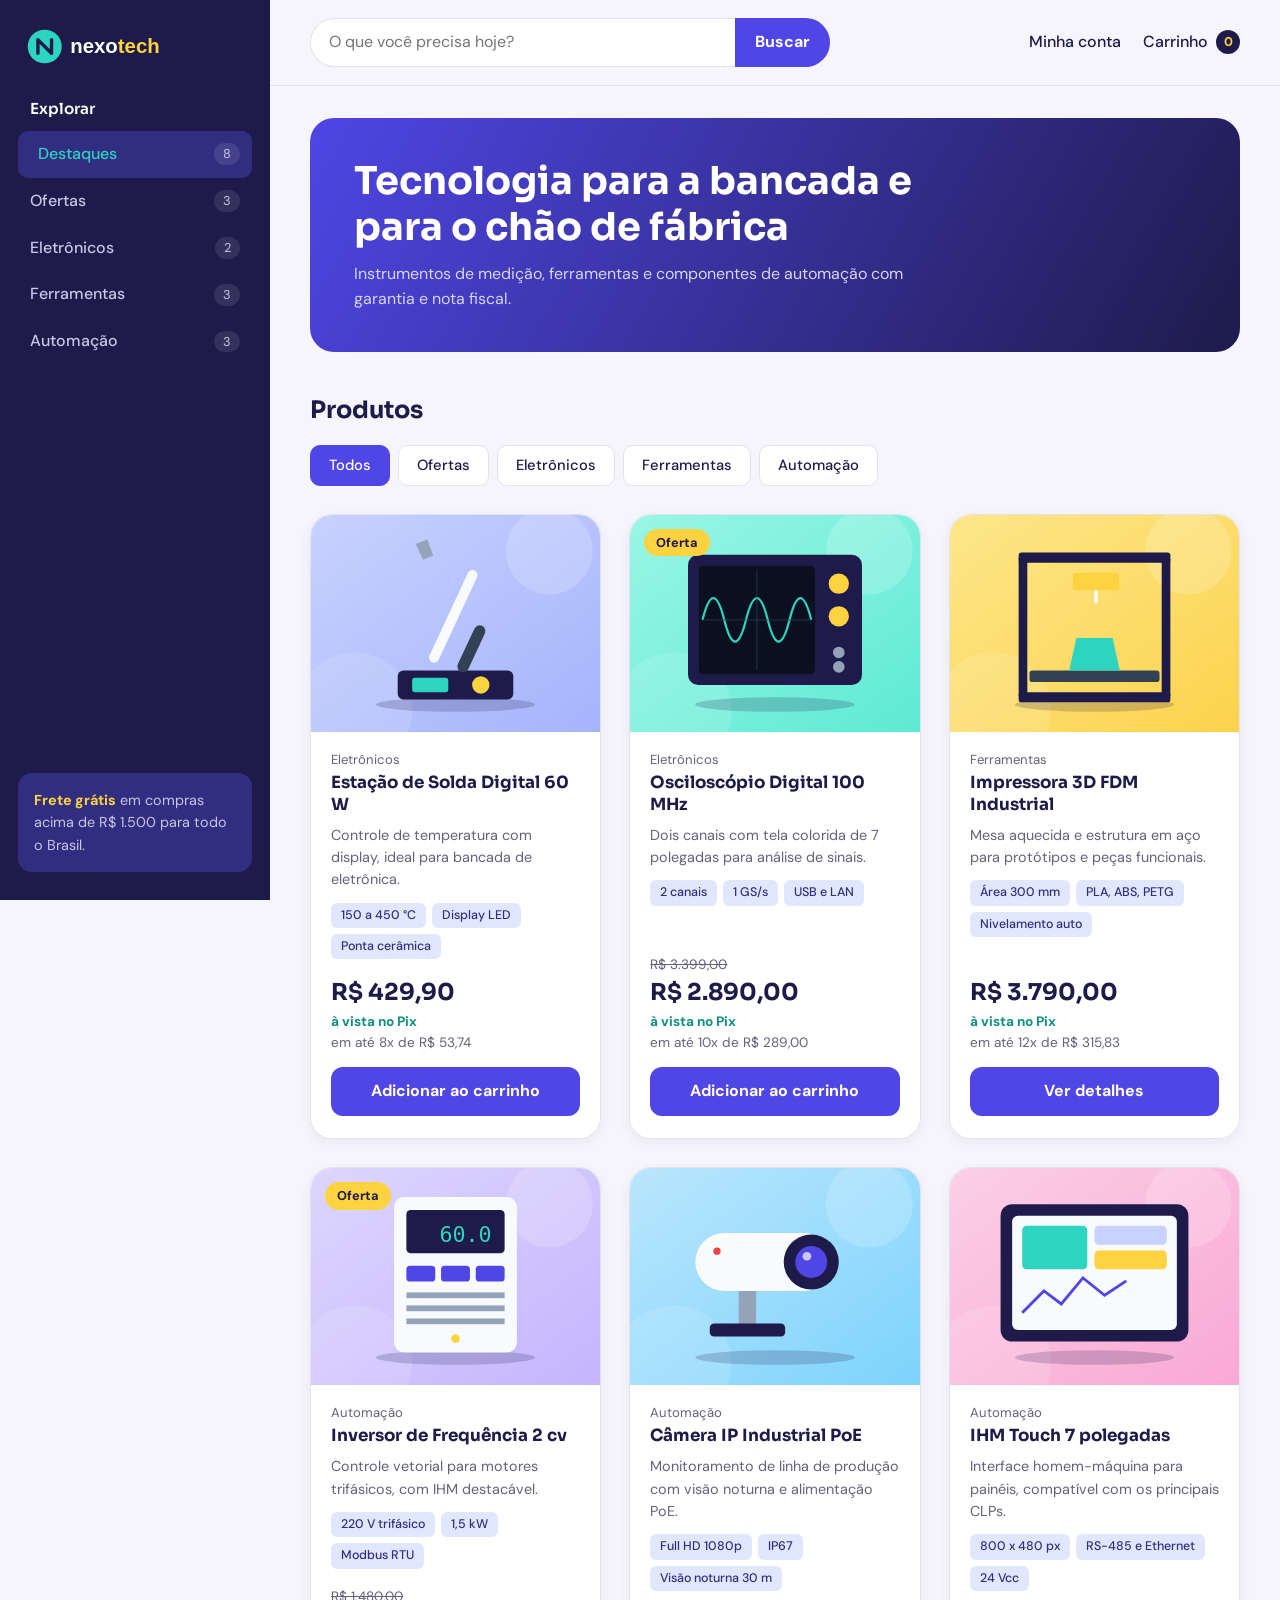
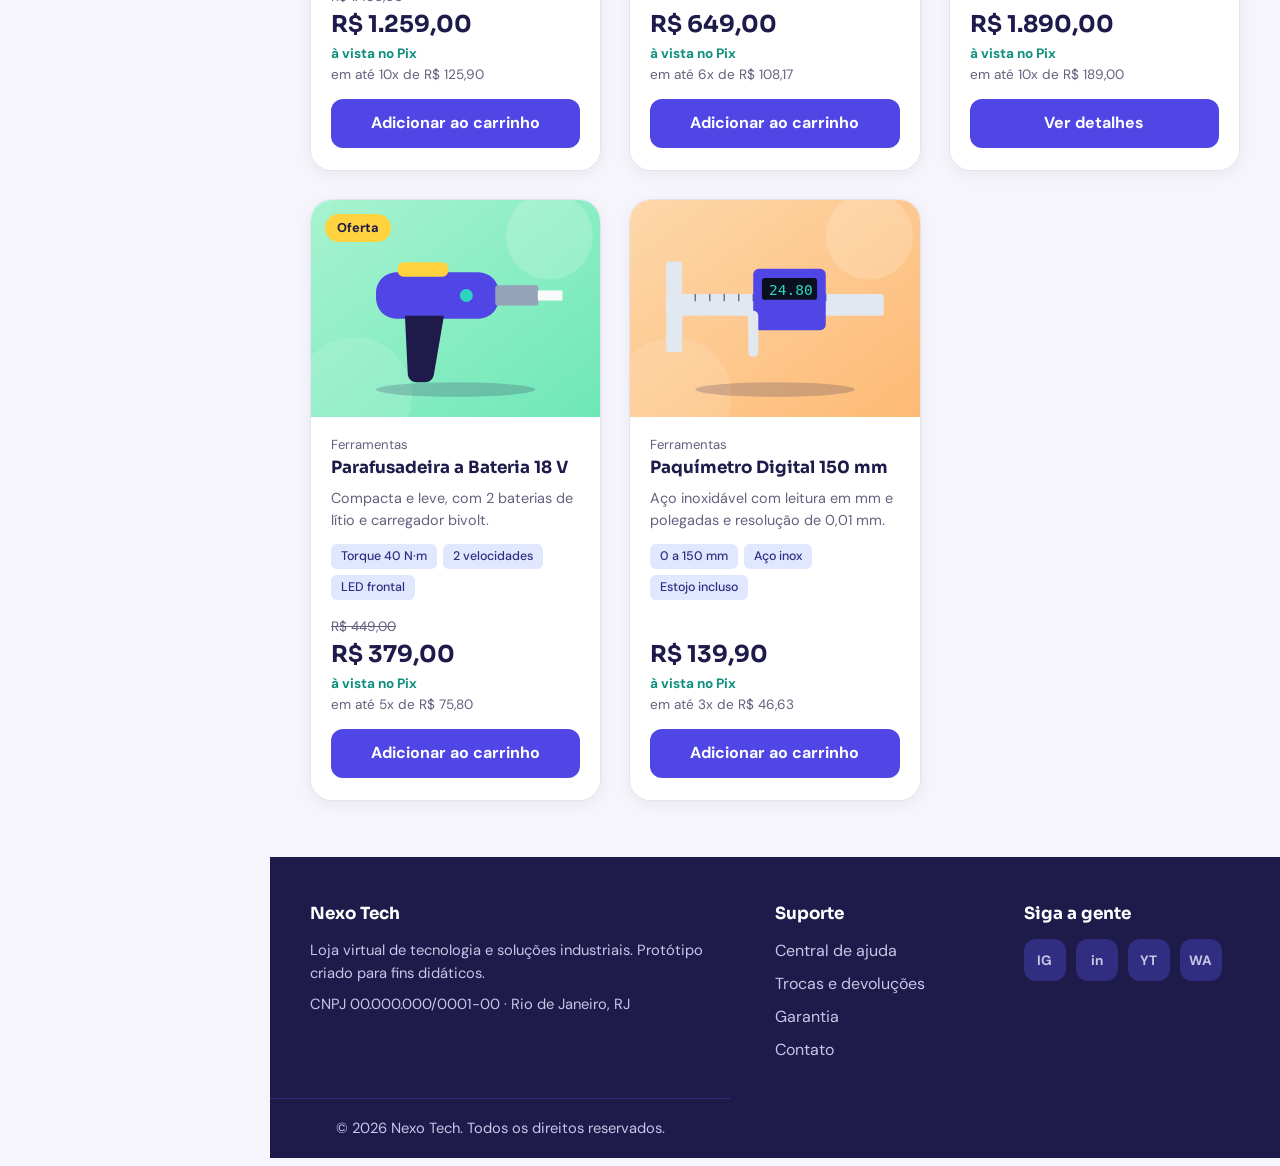
<file: index.html>
<!DOCTYPE html>
<html lang="pt-BR">
<head>
  <meta charset="UTF-8">
  <meta name="viewport" content="width=device-width, initial-scale=1.0">
  <title>Nexo Tech | Loja de tecnologia e automação industrial</title>
  <meta name="description" content="Eletrônicos, ferramentas e automação para a indústria.">

  <!-- Fontes: Sora (títulos) e DM Sans (texto) -->
  <link rel="preconnect" href="https://fonts.googleapis.com">
  <link rel="preconnect" href="https://fonts.gstatic.com" crossorigin>
  <link href="https://fonts.googleapis.com/css2?family=DM+Sans:wght@400;500;700&family=Sora:wght@600;700&display=swap" rel="stylesheet">

  <link rel="stylesheet" href="style.css">
</head>
<body>
  <div class="app">

    <!-- ============ MENU LATERAL (fixo à esquerda) ============ -->
    <aside class="lateral">
      <a class="lateral__logo" href="index.html" aria-label="Nexo Tech - página inicial">
        <img src="assets/img/logo.svg" alt="Nexo Tech" width="170" height="37">
      </a>

      <nav aria-label="Categorias de produtos">
        <h2 class="lateral__titulo">Explorar</h2>
        <ul class="lateral__lista">
          <li><a href="#vitrine" class="ativo">Destaques</a><span>8</span></li>
          <li><a href="#vitrine">Ofertas</a><span>3</span></li>
          <li><a href="#vitrine">Eletrônicos</a><span>2</span></li>
          <li><a href="#vitrine">Ferramentas</a><span>3</span></li>
          <li><a href="#vitrine">Automação</a><span>3</span></li>
        </ul>
      </nav>

      <div class="lateral__aviso">
        <p><strong>Frete grátis</strong> em compras acima de R$ 1.500 para todo o Brasil.</p>
      </div>
    </aside>

    <div class="conteudo">

      <!-- ============ CABEÇALHO ============ -->
      <header class="topo">
        <form class="topo__busca" role="search" onsubmit="return false">
          <label class="sr-only" for="busca">Buscar produtos</label>
          <input id="busca" type="search" placeholder="O que você precisa hoje?">
          <button type="submit" class="btn btn--busca">Buscar</button>
        </form>
        <nav class="topo__acoes" aria-label="Conta e carrinho">
          <a href="#">Minha conta</a>
          <a href="#" class="topo__carrinho">Carrinho <span class="topo__contador">0</span></a>
        </nav>
      </header>

      <!-- ============ ÁREA PRINCIPAL ============ -->
      <main class="principal" id="vitrine">

        <!-- Banner de apresentação -->
        <section class="destaque" aria-labelledby="titulo-vitrine">
          <h1 id="titulo-vitrine">Tecnologia para a bancada e para o chão de fábrica</h1>
          <p>Instrumentos de medição, ferramentas e componentes de automação com garantia e nota fiscal.</p>
        </section>

        <section class="vitrine" aria-labelledby="titulo-produtos">
          <h2 id="titulo-produtos" class="vitrine__titulo">Produtos</h2>

          <!-- Filtros rápidos (CSS puro: radios + labels) -->
          <input class="filtro-radio" type="radio" name="filtro" id="f-todos" checked>
          <input class="filtro-radio" type="radio" name="filtro" id="f-ofertas">
          <input class="filtro-radio" type="radio" name="filtro" id="f-eletronicos">
          <input class="filtro-radio" type="radio" name="filtro" id="f-ferramentas">
          <input class="filtro-radio" type="radio" name="filtro" id="f-automacao">

          <div class="filtros" role="group" aria-label="Filtros rápidos">
            <label for="f-todos">Todos</label>
            <label for="f-ofertas">Ofertas</label>
            <label for="f-eletronicos">Eletrônicos</label>
            <label for="f-ferramentas">Ferramentas</label>
            <label for="f-automacao">Automação</label>
          </div>

          <!-- Grade de produtos -->
          <div class="grade">

        <!-- Card: Estação de Solda Digital 60 W -->
        <article class="card" data-categoria="eletronicos">
          <img class="card__img" src="assets/img/solda.svg" alt="Estação de Solda Digital 60 W" width="400" height="300" loading="lazy">
          <div class="card__corpo">
            <p class="card__categoria">Eletrônicos</p>
            <h3 class="card__titulo">Estação de Solda Digital 60 W</h3>
            <p class="card__desc">Controle de temperatura com display, ideal para bancada de eletrônica.</p>
            <ul class="card__specs">
            <li>150 a 450 °C</li>
            <li>Display LED</li>
            <li>Ponta cerâmica</li>
            </ul>
            <div class="card__preco">
              <strong>R$ 429,90</strong>
              <span class="card__avista">à vista no Pix</span>
              <span class="card__parcela">em até 8x de R$ 53,74</span>
            </div>
            <button class="btn" type="button">Adicionar ao carrinho</button>
          </div>
        </article>

        <!-- Card: Osciloscópio Digital 100 MHz -->
        <article class="card oferta" data-categoria="eletronicos">
          <span class="card__selo">Oferta</span>
          <img class="card__img" src="assets/img/osciloscopio.svg" alt="Osciloscópio Digital 100 MHz" width="400" height="300" loading="lazy">
          <div class="card__corpo">
            <p class="card__categoria">Eletrônicos</p>
            <h3 class="card__titulo">Osciloscópio Digital 100 MHz</h3>
            <p class="card__desc">Dois canais com tela colorida de 7 polegadas para análise de sinais.</p>
            <ul class="card__specs">
            <li>2 canais</li>
            <li>1 GS/s</li>
            <li>USB e LAN</li>
            </ul>
            <div class="card__preco">
              <s class="card__antigo">R$ 3.399,00</s>
            <strong>R$ 2.890,00</strong>
              <span class="card__avista">à vista no Pix</span>
              <span class="card__parcela">em até 10x de R$ 289,00</span>
            </div>
            <button class="btn" type="button">Adicionar ao carrinho</button>
          </div>
        </article>

        <!-- Card: Impressora 3D FDM Industrial -->
        <article class="card" data-categoria="ferramentas">
          <img class="card__img" src="assets/img/impressora3d.svg" alt="Impressora 3D FDM Industrial" width="400" height="300" loading="lazy">
          <div class="card__corpo">
            <p class="card__categoria">Ferramentas</p>
            <h3 class="card__titulo">Impressora 3D FDM Industrial</h3>
            <p class="card__desc">Mesa aquecida e estrutura em aço para protótipos e peças funcionais.</p>
            <ul class="card__specs">
            <li>Área 300 mm</li>
            <li>PLA, ABS, PETG</li>
            <li>Nivelamento auto</li>
            </ul>
            <div class="card__preco">
              <strong>R$ 3.790,00</strong>
              <span class="card__avista">à vista no Pix</span>
              <span class="card__parcela">em até 12x de R$ 315,83</span>
            </div>
            <button class="btn" type="button">Ver detalhes</button>
          </div>
        </article>

        <!-- Card: Inversor de Frequência 2 cv -->
        <article class="card oferta" data-categoria="automacao">
          <span class="card__selo">Oferta</span>
          <img class="card__img" src="assets/img/inversor.svg" alt="Inversor de Frequência 2 cv" width="400" height="300" loading="lazy">
          <div class="card__corpo">
            <p class="card__categoria">Automação</p>
            <h3 class="card__titulo">Inversor de Frequência 2 cv</h3>
            <p class="card__desc">Controle vetorial para motores trifásicos, com IHM destacável.</p>
            <ul class="card__specs">
            <li>220 V trifásico</li>
            <li>1,5 kW</li>
            <li>Modbus RTU</li>
            </ul>
            <div class="card__preco">
              <s class="card__antigo">R$ 1.480,00</s>
            <strong>R$ 1.259,00</strong>
              <span class="card__avista">à vista no Pix</span>
              <span class="card__parcela">em até 10x de R$ 125,90</span>
            </div>
            <button class="btn" type="button">Adicionar ao carrinho</button>
          </div>
        </article>

        <!-- Card: Câmera IP Industrial PoE -->
        <article class="card" data-categoria="automacao">
          <img class="card__img" src="assets/img/camera.svg" alt="Câmera IP Industrial PoE" width="400" height="300" loading="lazy">
          <div class="card__corpo">
            <p class="card__categoria">Automação</p>
            <h3 class="card__titulo">Câmera IP Industrial PoE</h3>
            <p class="card__desc">Monitoramento de linha de produção com visão noturna e alimentação PoE.</p>
            <ul class="card__specs">
            <li>Full HD 1080p</li>
            <li>IP67</li>
            <li>Visão noturna 30 m</li>
            </ul>
            <div class="card__preco">
              <strong>R$ 649,00</strong>
              <span class="card__avista">à vista no Pix</span>
              <span class="card__parcela">em até 6x de R$ 108,17</span>
            </div>
            <button class="btn" type="button">Adicionar ao carrinho</button>
          </div>
        </article>

        <!-- Card: IHM Touch 7 polegadas -->
        <article class="card" data-categoria="automacao">
          <img class="card__img" src="assets/img/ihm.svg" alt="IHM Touch 7 polegadas" width="400" height="300" loading="lazy">
          <div class="card__corpo">
            <p class="card__categoria">Automação</p>
            <h3 class="card__titulo">IHM Touch 7 polegadas</h3>
            <p class="card__desc">Interface homem-máquina para painéis, compatível com os principais CLPs.</p>
            <ul class="card__specs">
            <li>800 x 480 px</li>
            <li>RS-485 e Ethernet</li>
            <li>24 Vcc</li>
            </ul>
            <div class="card__preco">
              <strong>R$ 1.890,00</strong>
              <span class="card__avista">à vista no Pix</span>
              <span class="card__parcela">em até 10x de R$ 189,00</span>
            </div>
            <button class="btn" type="button">Ver detalhes</button>
          </div>
        </article>

        <!-- Card: Parafusadeira a Bateria 18 V -->
        <article class="card oferta" data-categoria="ferramentas">
          <span class="card__selo">Oferta</span>
          <img class="card__img" src="assets/img/parafusadeira.svg" alt="Parafusadeira a Bateria 18 V" width="400" height="300" loading="lazy">
          <div class="card__corpo">
            <p class="card__categoria">Ferramentas</p>
            <h3 class="card__titulo">Parafusadeira a Bateria 18 V</h3>
            <p class="card__desc">Compacta e leve, com 2 baterias de lítio e carregador bivolt.</p>
            <ul class="card__specs">
            <li>Torque 40 N·m</li>
            <li>2 velocidades</li>
            <li>LED frontal</li>
            </ul>
            <div class="card__preco">
              <s class="card__antigo">R$ 449,00</s>
            <strong>R$ 379,00</strong>
              <span class="card__avista">à vista no Pix</span>
              <span class="card__parcela">em até 5x de R$ 75,80</span>
            </div>
            <button class="btn" type="button">Adicionar ao carrinho</button>
          </div>
        </article>

        <!-- Card: Paquímetro Digital 150 mm -->
        <article class="card" data-categoria="ferramentas">
          <img class="card__img" src="assets/img/paquimetro.svg" alt="Paquímetro Digital 150 mm" width="400" height="300" loading="lazy">
          <div class="card__corpo">
            <p class="card__categoria">Ferramentas</p>
            <h3 class="card__titulo">Paquímetro Digital 150 mm</h3>
            <p class="card__desc">Aço inoxidável com leitura em mm e polegadas e resolução de 0,01 mm.</p>
            <ul class="card__specs">
            <li>0 a 150 mm</li>
            <li>Aço inox</li>
            <li>Estojo incluso</li>
            </ul>
            <div class="card__preco">
              <strong>R$ 139,90</strong>
              <span class="card__avista">à vista no Pix</span>
              <span class="card__parcela">em até 3x de R$ 46,63</span>
            </div>
            <button class="btn" type="button">Adicionar ao carrinho</button>
          </div>
        </article>
          </div>
        </section>
      </main>

      <!-- ============ RODAPÉ ============ -->
      <footer class="rodape">
        <div class="rodape__colunas">
          <section>
            <h2>Nexo Tech</h2>
            <p>Loja virtual de tecnologia e soluções industriais. Protótipo criado para fins didáticos.</p>
            <p>CNPJ 00.000.000/0001-00 · Rio de Janeiro, RJ</p>
          </section>
          <nav aria-label="Suporte">
            <h2>Suporte</h2>
            <ul>
              <li><a href="#">Central de ajuda</a></li>
              <li><a href="#">Trocas e devoluções</a></li>
              <li><a href="#">Garantia</a></li>
              <li><a href="#">Contato</a></li>
            </ul>
          </nav>
          <nav aria-label="Redes sociais">
            <h2>Siga a gente</h2>
            <ul class="rodape__redes">
              <li><a href="#" aria-label="Instagram">IG</a></li>
              <li><a href="#" aria-label="LinkedIn">in</a></li>
              <li><a href="#" aria-label="YouTube">YT</a></li>
              <li><a href="#" aria-label="WhatsApp">WA</a></li>
            </ul>
          </nav>
        </div>
        <p class="rodape__direitos">&copy; 2026 Nexo Tech. Todos os direitos reservados.</p>
      </footer>
    </div>
  </div>
</body>
</html>
</file>
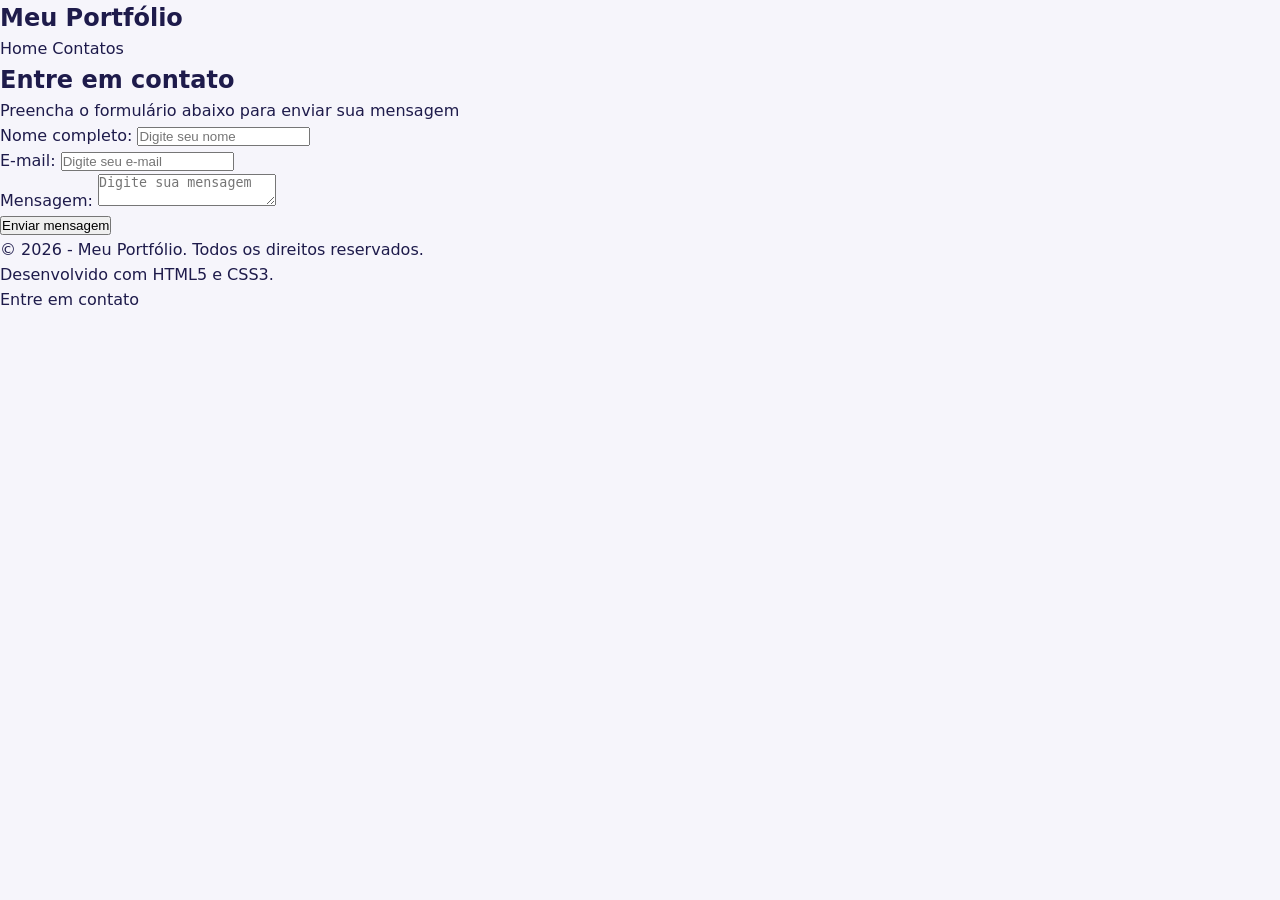
<file: contato.html>
<!DOCTYPE html>
<html lang="pt-BR">
<head>
    <meta charset="UTF-8">
    <meta name="viewport" content="width=device-width, initial-scale=1.0">
    <title>Meu Portfólio - Contato</title>
    <link rel="stylesheet" href="style.css">
</head>
<body>

    <header>
        <h2>Meu Portfólio</h2>
        <nav>
            <a href="index.html">Home</a>
            <a href="contato.html">Contatos</a>
        </nav>
    </header>

    <main>
        <section class="form-card">
            <h2>Entre em contato</h2>
            <p>Preencha o formulário abaixo para enviar sua mensagem</p>

            <form action="#" method="POST">
                <div class="form-group">
                    <label for="nome">Nome completo:</label>
                    <input type="text" id="nome" name="nome" placeholder="Digite seu nome" required>
                </div>

                <div class="form-group">
                    <label for="email">E-mail:</label>
                    <input type="email" id="email" name="email" placeholder="Digite seu e-mail" required>
                </div>

                <div class="form-group">
                    <label for="mensagem">Mensagem:</label>
                    <textarea id="mensagem" name="mensagem" placeholder="Digite sua mensagem" required></textarea>
                </div>

                <button type="submit" class="btn-submit">Enviar mensagem</button>
            </form>
        </section>
    </main>

    <footer>
        <p>&copy; 2026 - Meu Portfólio. Todos os direitos reservados.</p>
        <p>Desenvolvido com HTML5 e CSS3.</p>
        <p><a href="contato.html">Entre em contato</a></p>
    </footer>

</body>
</html>
</file>
<file: style.css>
/* =========================================================
   Nexo Tech - Folha de estilos da Home (modelo 2)
   Tema claro com menu lateral índigo fixo e acentos em turquesa e amarelo
   ========================================================= */

/* ---------- 1. Variáveis e reset ---------- */
:root {
  --indigo-900: #1E1B4B;  /* menu lateral e rodapé */
  --indigo-700: #312E81;
  --indigo-500: #4F46E5;  /* cor de ação */
  --indigo-100: #E0E7FF;
  --turquesa:   #2DD4BF;
  --amarelo:    #FFD23F;
  --fundo:      #F6F5FB;
  --branco:     #FFFFFF;
  --texto:      #1E1B4B;
  --suave:      #64607F;
  --linha:      #E4E2F0;

  --fonte-texto: "DM Sans", system-ui, sans-serif;
  --fonte-titulo: "Sora", system-ui, sans-serif;
  --transicao: 0.25s ease;
}

*, *::before, *::after { box-sizing: border-box; margin: 0; padding: 0; }
html { scroll-behavior: smooth; }
body { font-family: var(--fonte-texto); color: var(--texto); background: var(--fundo); line-height: 1.55; }
img { display: block; max-width: 100%; height: auto; }
ul { list-style: none; }
a { color: inherit; text-decoration: none; }
:focus-visible { outline: 3px solid var(--indigo-500); outline-offset: 2px; }
.sr-only { position: absolute; width: 1px; height: 1px; overflow: hidden; clip: rect(0 0 0 0); white-space: nowrap; }

/* ---------- 2. Estrutura geral (Grid: menu fixo + conteúdo) ---------- */
.app { display: grid; grid-template-columns: 270px 1fr; min-height: 100vh; }

/* ---------- 3. Menu lateral ---------- */
.lateral {
  position: sticky; top: 0; height: 100vh;
  display: flex; flex-direction: column; gap: 32px;
  padding: 28px 18px;
  background: var(--indigo-900);
  color: #C7C6E6;
}
.lateral__logo { padding: 0 8px; }
.lateral__titulo { font-family: var(--fonte-titulo); font-size: 0.95rem; font-weight: 600; color: #fff; padding: 0 12px 10px; }

.lateral__lista li { display: flex; align-items: center; justify-content: space-between; border-radius: 10px; transition: background var(--transicao); }
.lateral__lista a { flex: 1; padding: 11px 12px; font-weight: 500; transition: color var(--transicao), padding-left var(--transicao); }
.lateral__lista span { margin-right: 12px; font-size: 0.8rem; padding: 1px 9px; border-radius: 999px; background: rgba(255,255,255,0.1); }

/* Efeito hover nos links do menu */
.lateral__lista li:hover, .lateral__lista li:has(.ativo) { background: var(--indigo-700); }
.lateral__lista a:hover, .lateral__lista a.ativo { color: var(--turquesa); padding-left: 20px; }

.lateral__aviso { margin-top: auto; padding: 16px; border-radius: 14px; background: var(--indigo-700); font-size: 0.9rem; }
.lateral__aviso strong { color: var(--amarelo); }

/* ---------- 4. Cabeçalho ---------- */
.topo {
  display: flex; align-items: center; justify-content: space-between; gap: 20px;
  padding: 18px 40px;
  background: rgba(246,245,251,0.92); backdrop-filter: blur(8px);
  border-bottom: 1px solid var(--linha);
  position: sticky; top: 0; z-index: 10;
}
.topo__busca { display: flex; flex: 1; max-width: 520px; }
.topo__busca input {
  flex: 1; padding: 11px 18px; font: inherit;
  border: 1px solid var(--linha); border-right: 0; border-radius: 999px 0 0 999px; background: var(--branco);
  transition: border-color var(--transicao);
}
.topo__busca input:focus { outline: none; border-color: var(--indigo-500); }
.topo__acoes { display: flex; align-items: center; gap: 22px; font-weight: 500; }
.topo__acoes a { transition: color var(--transicao); }
.topo__acoes a:hover { color: var(--indigo-500); }
.topo__carrinho { display: flex; align-items: center; gap: 8px; }
.topo__contador { min-width: 24px; height: 24px; padding: 0 7px; display: inline-grid; place-items: center; background: var(--indigo-900); color: var(--amarelo); border-radius: 12px; font-size: 0.8rem; font-weight: 700; }

/* ---------- 5. Área principal ---------- */
.principal { padding: 32px 40px 8px; max-width: 1240px; width: 100%; margin: 0 auto; }

.destaque {
  padding: 40px 44px; border-radius: 24px; margin-bottom: 40px;
  background: linear-gradient(120deg, var(--indigo-500), var(--indigo-900));
  color: #fff;
}
.destaque h1 { font-family: var(--fonte-titulo); font-size: clamp(1.6rem, 3.2vw, 2.4rem); line-height: 1.2; max-width: 22ch; margin-bottom: 12px; }
.destaque p { max-width: 52ch; color: #D6D5F5; }

.vitrine__titulo { font-family: var(--fonte-titulo); font-size: 1.5rem; margin-bottom: 16px; }

/* ---------- 6. Filtros rápidos ---------- */
.filtro-radio { position: absolute; opacity: 0; pointer-events: none; }
.filtros { display: flex; flex-wrap: wrap; gap: 8px; margin-bottom: 28px; }
.filtros label {
  padding: 8px 18px; border-radius: 10px; cursor: pointer;
  background: var(--branco); border: 1px solid var(--linha);
  font-weight: 500; font-size: 0.92rem;
  transition: background var(--transicao), color var(--transicao), border-color var(--transicao);
}
.filtros label:hover { border-color: var(--indigo-500); color: var(--indigo-500); }

#f-todos:checked ~ .filtros label[for="f-todos"],
#f-ofertas:checked ~ .filtros label[for="f-ofertas"],
#f-eletronicos:checked ~ .filtros label[for="f-eletronicos"],
#f-ferramentas:checked ~ .filtros label[for="f-ferramentas"],
#f-automacao:checked ~ .filtros label[for="f-automacao"] { background: var(--indigo-500); border-color: var(--indigo-500); color: #fff; }

/* Lógica dos filtros: esconde o que não corresponde */
#f-ofertas:checked     ~ .grade .card:not(.oferta)                        { display: none; }
#f-eletronicos:checked ~ .grade .card:not([data-categoria="eletronicos"]) { display: none; }
#f-ferramentas:checked ~ .grade .card:not([data-categoria="ferramentas"]) { display: none; }
#f-automacao:checked   ~ .grade .card:not([data-categoria="automacao"])   { display: none; }

/* ---------- 7. Grade de produtos ---------- */
.grade { display: grid; grid-template-columns: repeat(auto-fill, minmax(260px, 1fr)); gap: 28px; }

/* ---------- 8. Cards ---------- */
.card {
  position: relative; display: flex; flex-direction: column; overflow: hidden;
  background: var(--branco); border: 1px solid var(--linha); border-radius: 22px;
  box-shadow: 0 4px 14px rgba(30,27,75,0.06);
  transition: transform var(--transicao), box-shadow var(--transicao), border-color var(--transicao);
}
/* Elevação no hover */
.card:hover { transform: translateY(-8px); box-shadow: 0 22px 40px rgba(30,27,75,0.16); border-color: var(--indigo-500); }

.card__img { width: 100%; aspect-ratio: 4 / 3; object-fit: cover; transition: transform 0.45s ease; }
.card:hover .card__img { transform: scale(1.06); }
.card { isolation: isolate; }
.card__corpo { position: relative; z-index: 1; display: flex; flex-direction: column; flex: 1; padding: 18px 20px 22px; background: var(--branco); }

.card__selo { position: absolute; top: 14px; left: 14px; z-index: 2; padding: 4px 12px; border-radius: 999px; background: var(--amarelo); color: var(--indigo-900); font-size: 0.8rem; font-weight: 700; }
.card__categoria { font-size: 0.82rem; color: var(--suave); }
.card__titulo { font-family: var(--fonte-titulo); font-size: 1.05rem; line-height: 1.3; margin: 2px 0 8px; }
.card__desc { font-size: 0.9rem; color: var(--suave); margin-bottom: 12px; }

.card__specs { display: flex; flex-wrap: wrap; gap: 6px; margin-bottom: 16px; }
.card__specs li { padding: 3px 10px; border-radius: 6px; background: var(--indigo-100); color: var(--indigo-700); font-size: 0.78rem; font-weight: 500; }

.card__preco { margin-top: auto; display: flex; flex-direction: column; margin-bottom: 14px; }
.card__antigo { color: var(--suave); font-size: 0.85rem; }
.card__preco strong { font-family: var(--fonte-titulo); font-size: 1.45rem; }
.card__avista { color: #0F8F7E; font-weight: 700; font-size: 0.85rem; }
.card__parcela { color: var(--suave); font-size: 0.85rem; }

/* ---------- 9. Botões ---------- */
.btn {
  padding: 12px 20px; border: 0; border-radius: 12px; cursor: pointer;
  background: var(--indigo-500); color: #fff; font: inherit; font-weight: 700;
  transition: background var(--transicao), color var(--transicao), transform var(--transicao);
}
.btn:hover { background: var(--amarelo); color: var(--indigo-900); transform: translateY(-2px); }
.btn:active { transform: translateY(0); }
.btn--busca { border-radius: 0 999px 999px 0; }

/* ---------- 10. Rodapé ---------- */
.rodape { margin-top: 48px; background: var(--indigo-900); color: #C7C6E6; }
.rodape__colunas { display: grid; grid-template-columns: 2fr 1fr 1fr; gap: 32px; padding: 44px 40px 28px; max-width: 1240px; margin: 0 auto; }
.rodape h2 { font-family: var(--fonte-titulo); font-size: 1.05rem; color: #fff; margin-bottom: 12px; }
.rodape p { font-size: 0.92rem; margin-bottom: 8px; max-width: 46ch; }
.rodape li { margin-bottom: 8px; }
.rodape a { transition: color var(--transicao); }
.rodape a:hover { color: var(--turquesa); }
.rodape__redes { display: flex; gap: 10px; }
.rodape__redes a { display: grid; place-items: center; width: 42px; height: 42px; border-radius: 12px; background: var(--indigo-700); font-weight: 700; font-size: 0.85rem; transition: background var(--transicao), color var(--transicao), transform var(--transicao); }
.rodape__redes a:hover { background: var(--turquesa); color: var(--indigo-900); transform: translateY(-3px); }
.rodape__direitos { max-width: none; text-align: center; margin: 0; padding: 18px 16px; border-top: 1px solid var(--indigo-700); font-size: 0.85rem; }

/* ---------- 11. Responsividade ---------- */
@media (max-width: 960px) {
  .app { grid-template-columns: 1fr; }
  /* Menu lateral vira barra horizontal no topo */
  .lateral { position: static; height: auto; flex-direction: row; flex-wrap: wrap; align-items: center; gap: 12px; padding: 14px 16px; }
  .lateral__titulo, .lateral__aviso, .lateral__lista span { display: none; }
  .lateral nav { flex-basis: 100%; overflow-x: auto; }
  .lateral__lista { display: flex; gap: 6px; }
  .lateral__lista a, .lateral__lista a:hover, .lateral__lista a.ativo { white-space: nowrap; padding: 9px 14px; }
  .topo { padding: 14px 20px; position: static; }
  .principal { padding: 24px 20px 8px; }
  .destaque { padding: 28px 24px; }
  .rodape__colunas { grid-template-columns: 1fr; padding: 32px 20px 20px; }
}

@media (prefers-reduced-motion: reduce) {
  * { transition: none !important; scroll-behavior: auto !important; }
  .card:hover, .card:hover .card__img { transform: none; }
}
</file>
